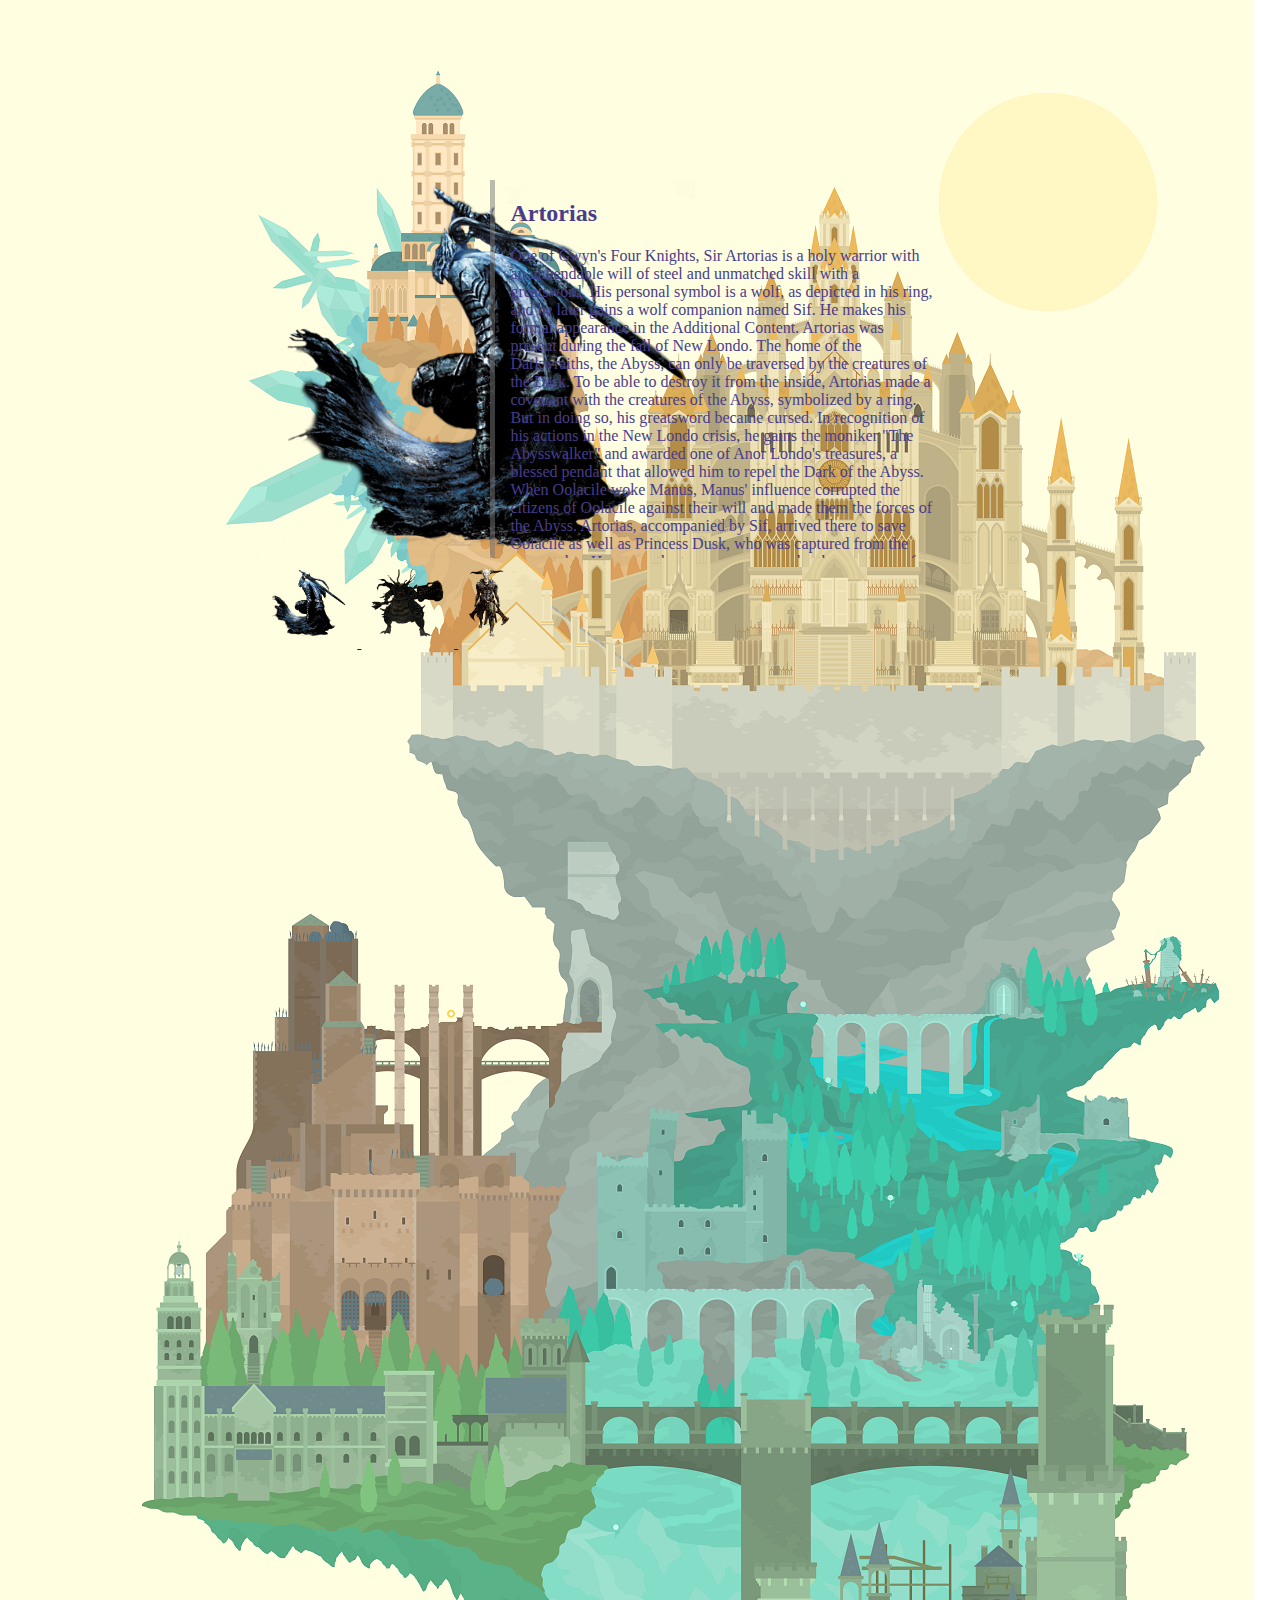
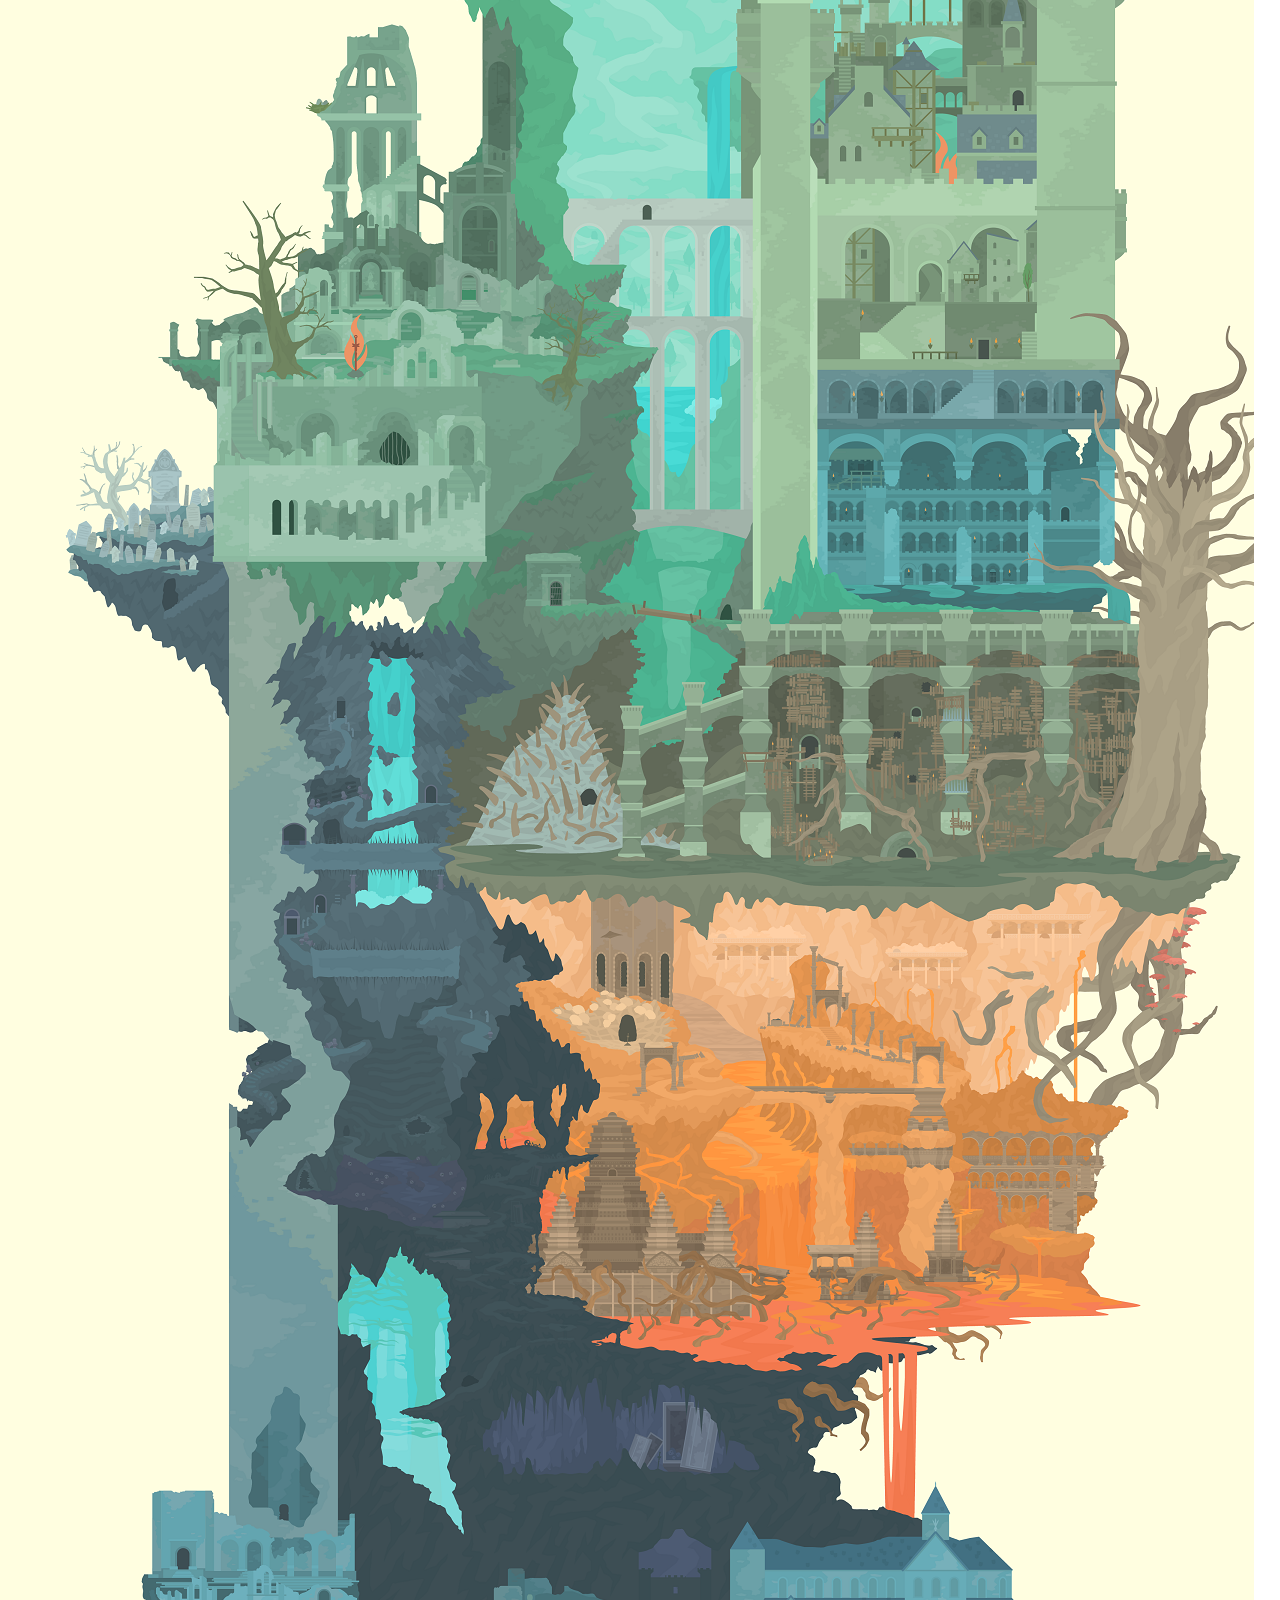
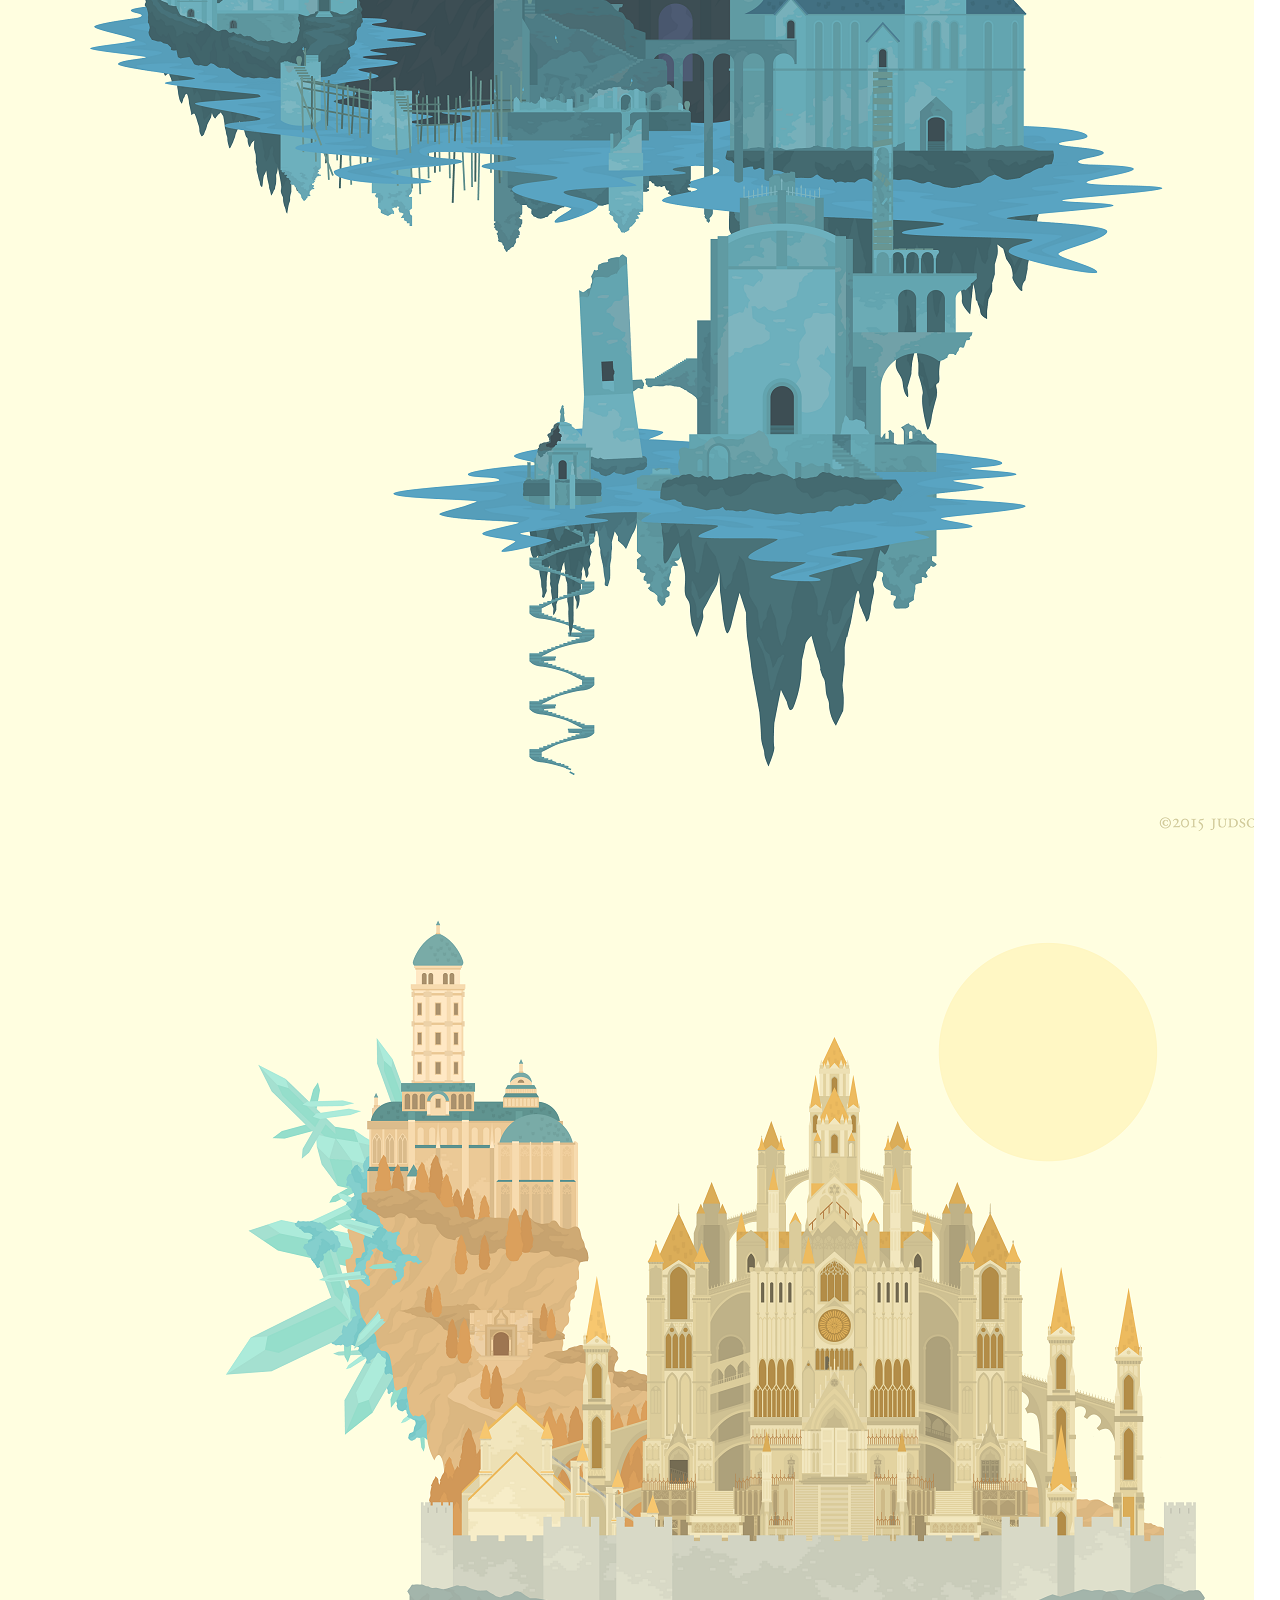
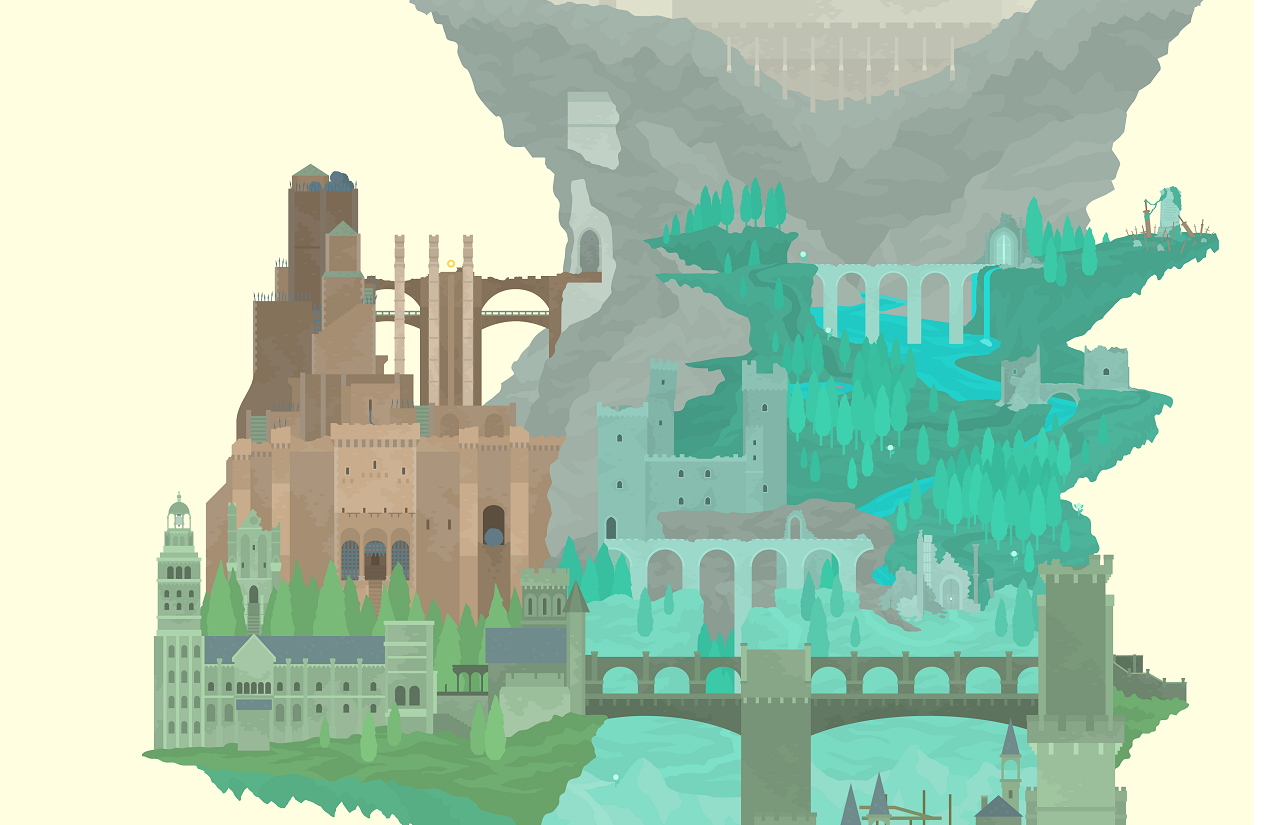
<file: index.html>
<!DOCTYPE html>

<html>
	<head>
		<title>Tutorial</title>
		<link href="style.css" rel="stylesheet" type="text/css" />
	</head>
	
	<body>
		<div id="background"></div>
		<div id="center">
			<div id="ctop">
				<div id="ctopleft">
					<img id="bigImg" src="img/Artorias.png" />
				</div>
			    <div id="ctopright">
					<h2 id="ctoptitle">Artorias</h2>
					<p id="ctoppara">One of Gwyn's Four Knights, Sir Artorias is a holy warrior with an unbendable will of steel and unmatched skill with a greatsword. His personal symbol is a wolf, as depicted in his ring, and he later gains a wolf companion named Sif. He makes his formal appearance in the Additional Content.

Artorias was present during the fall of New Londo. The home of the Darkwraiths, the Abyss, can only be traversed by the creatures of the Dark. To be able to destroy it from the inside, Artorias made a covenant with the creatures of the Abyss, symbolized by a ring. But in doing so, his greatsword became cursed. In recognition of his actions in the New Londo crisis, he gains the moniker "The Abysswalker" and awarded one of Anor Londo's treasures, a blessed pendant that allowed him to repel the Dark of the Abyss.

When Oolacile woke Manus, Manus' influence corrupted the citizens of Oolacile against their will and made them the forces of the Abyss. Artorias, accompanied by Sif, arrived there to save Oolacile as well as Princess Dusk, who was captured from the present day. However, the two were overrun by the creatures of the Abyss. Artorias sacrificed himself to protect Sif using his greatshield to raise a barrier around the wolf pup. Defeated by the Abyss, the knight became corrupted against his will. His already-cursed sword became corrupted by the Abyss as well. But even with one arm broken, Artorias is still a formidable swordsman (some of his technique is later used by Sif in Sif's boss fight), as you will find later when you fight him before entering Oolacile Township.

His grave, marked with his greatsword, is placed at the Oolacile Sanctuary area (later known as the Darkroot Garden) and is guarded by Sif, Alvina's clan of Forest Hunters, and possibly also Lord's Blade Ciaran.</p>
			    </div>
			</div>
			<div id="cbot">
				<a href="index.html">
					<img class="thumbs" src="img/Artorias.png" />
				</a>
				<a href="index2.html">
					<img class="thumbs" src="img/AsylumDemon.PNG" />
				</a>
				<a href="index3.html">
					<img class="thumbs" src="img/CapraDemon.PNG" />
				</a>
			</div>
		</div>
	</body>
</html>
</file>
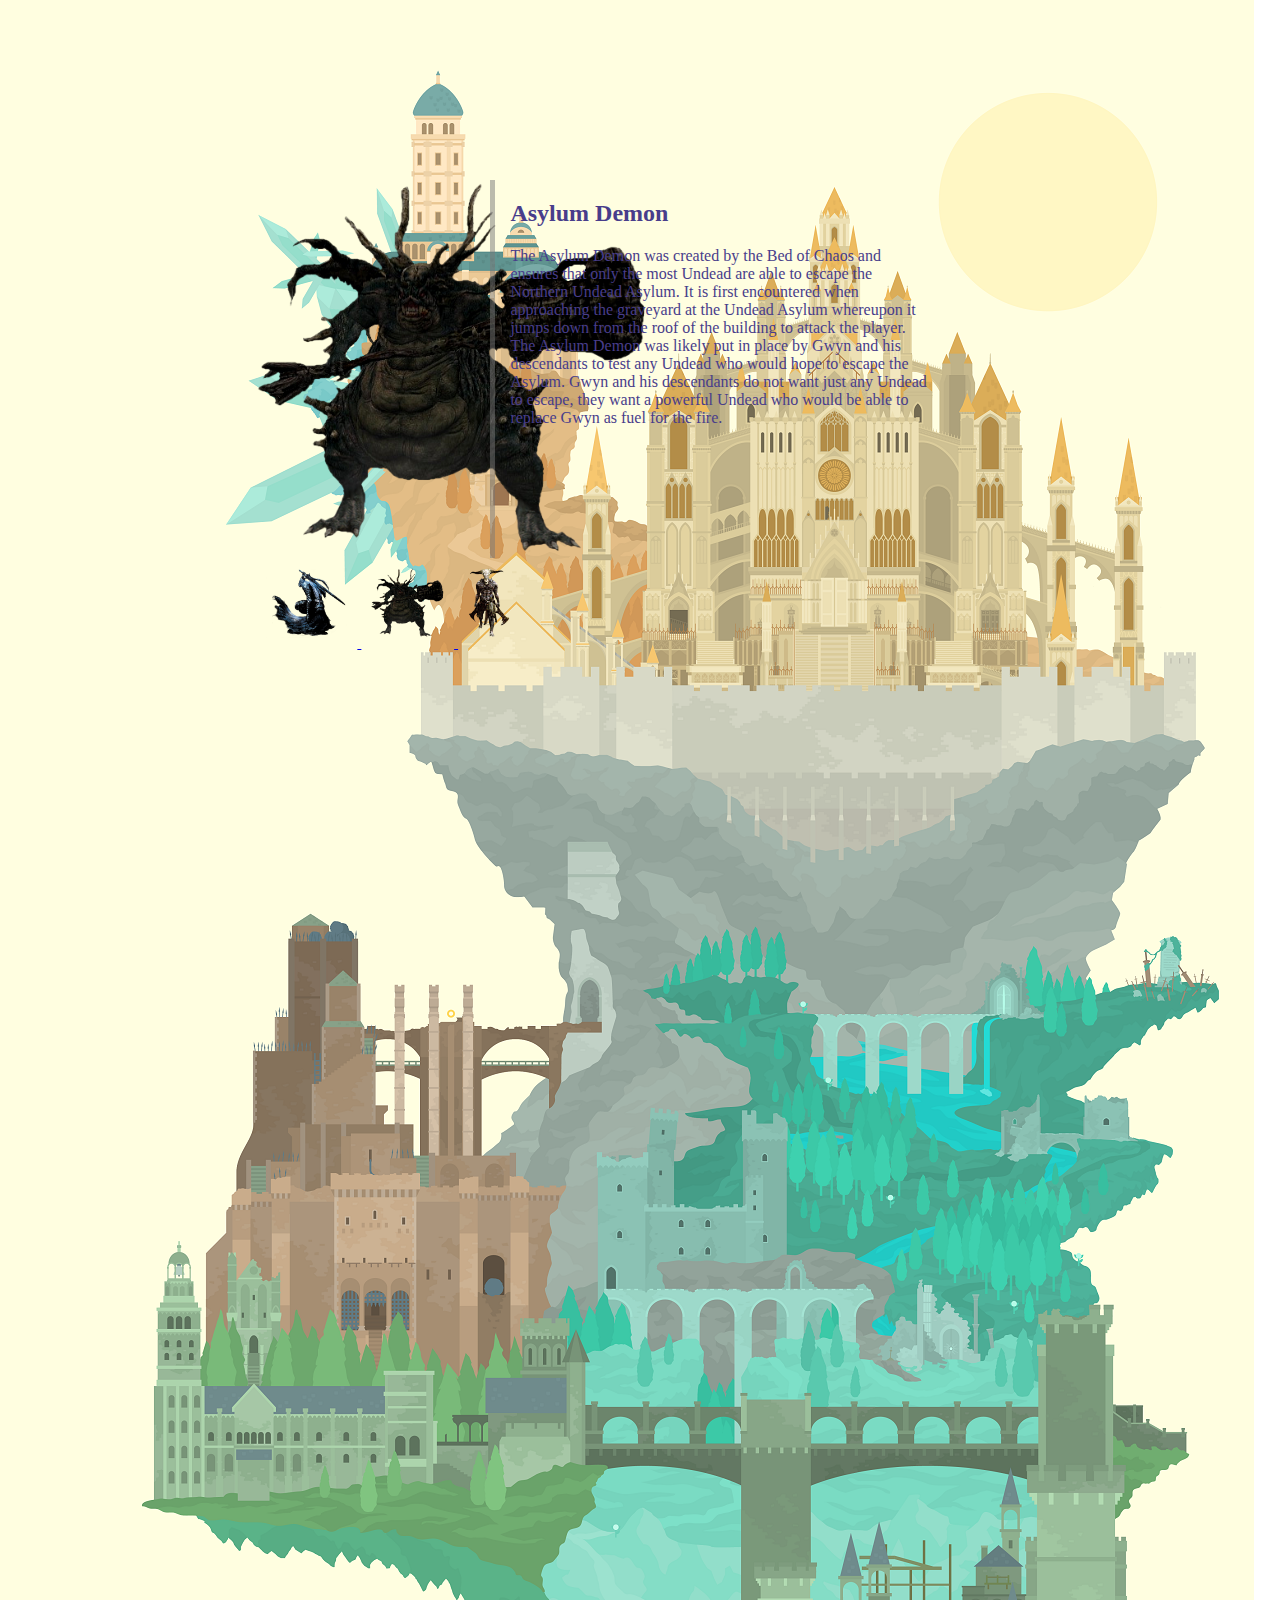
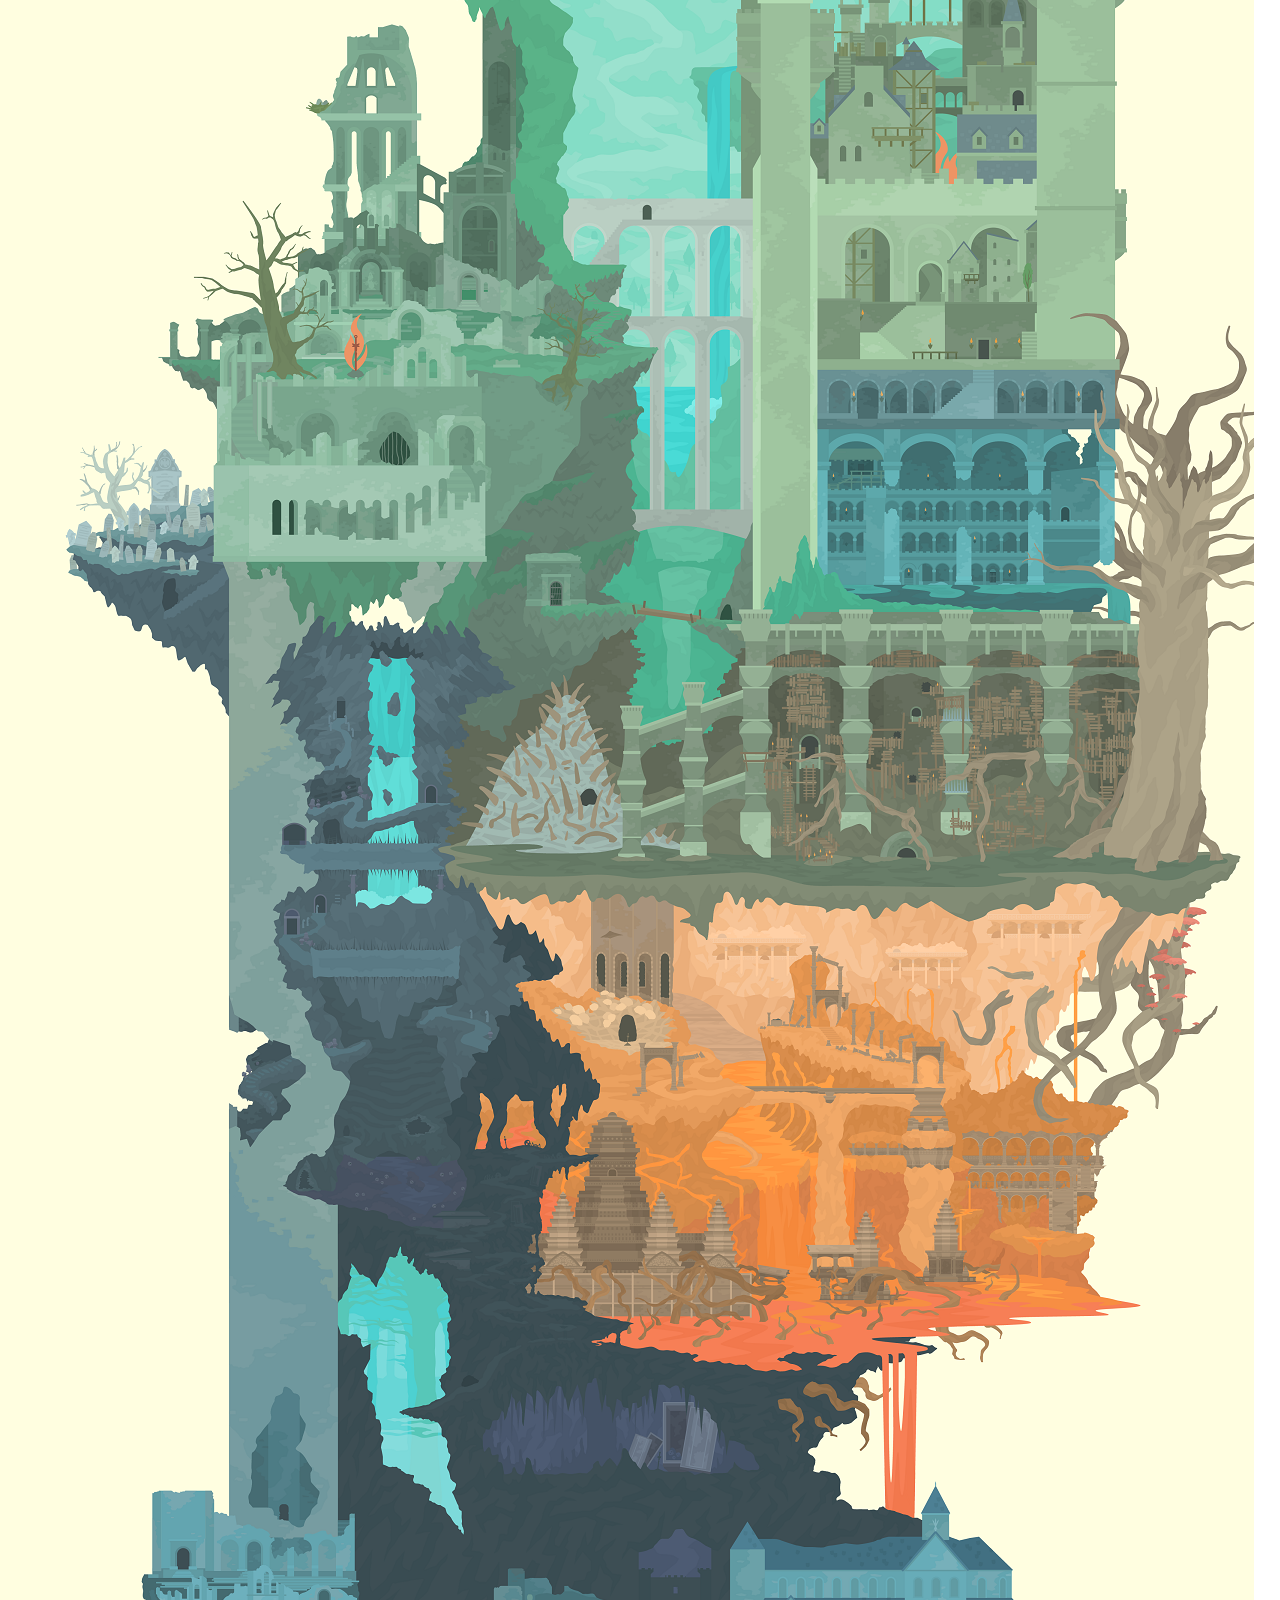
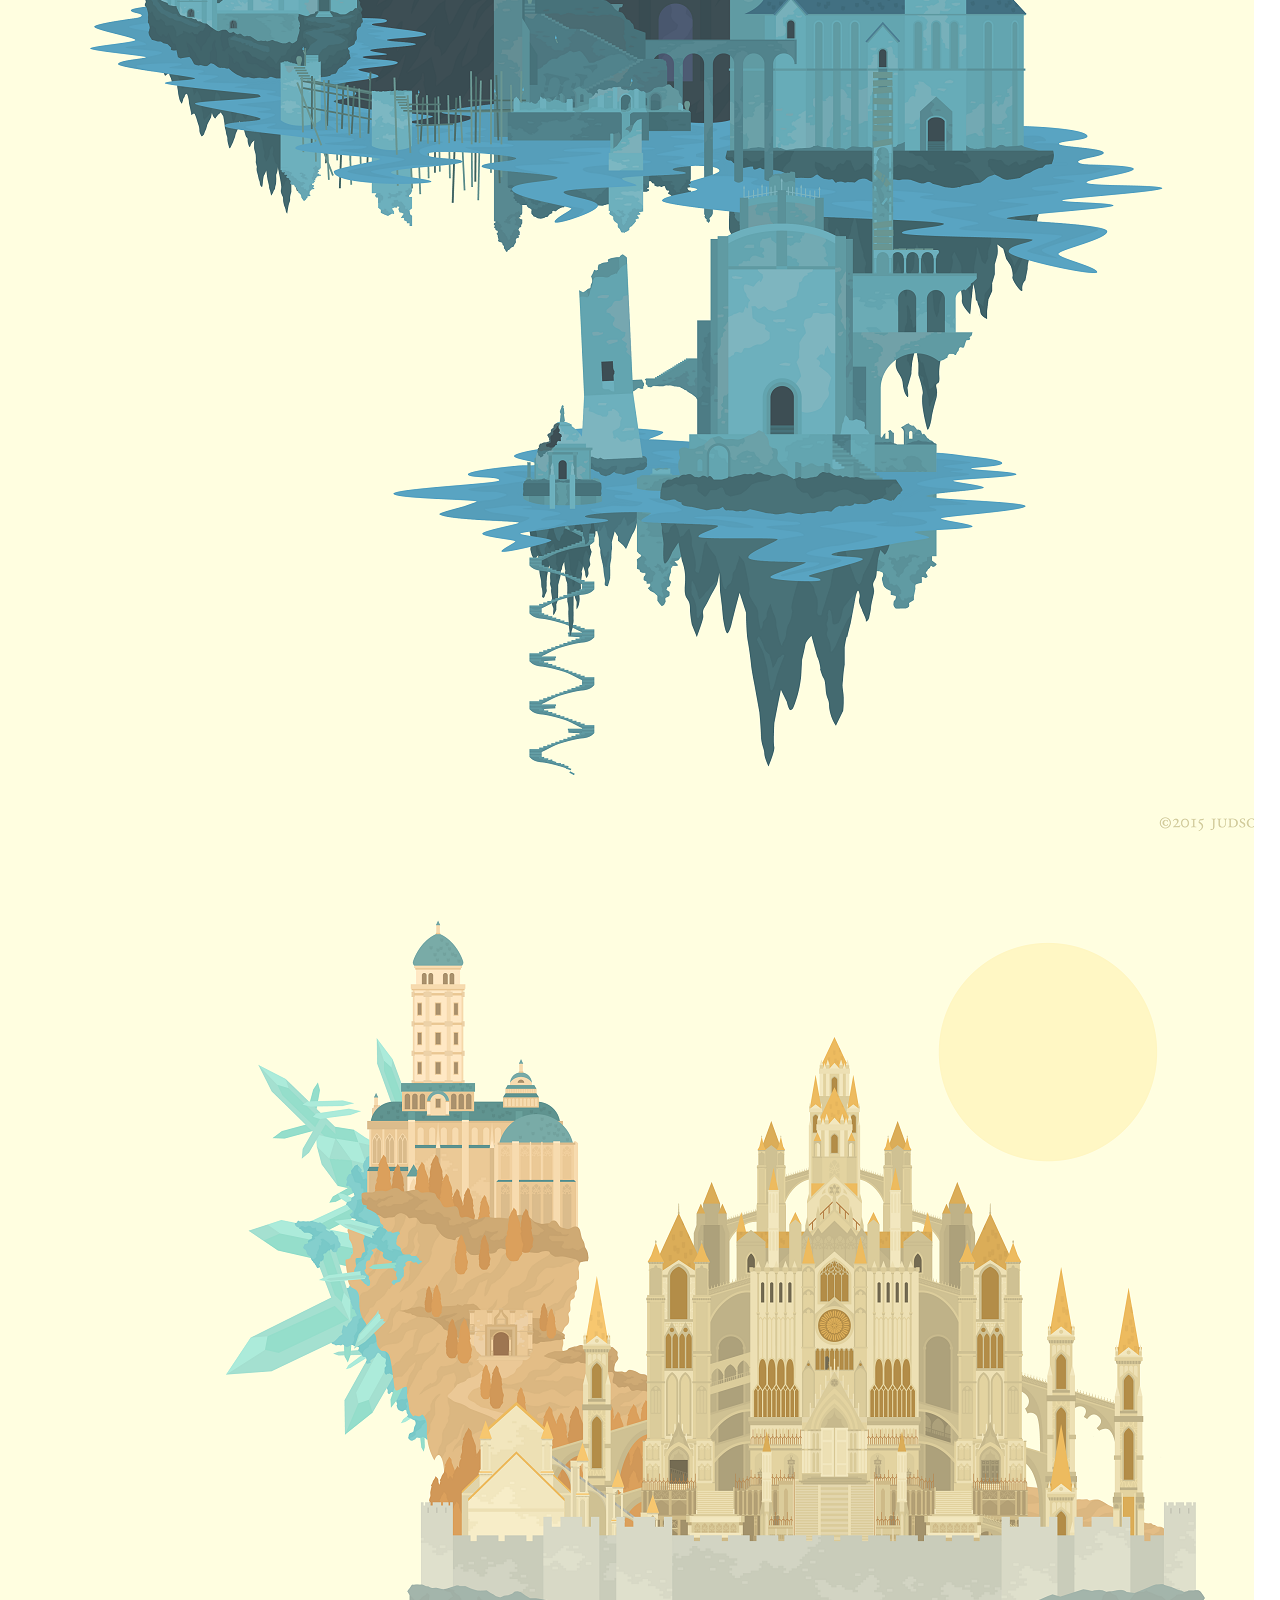
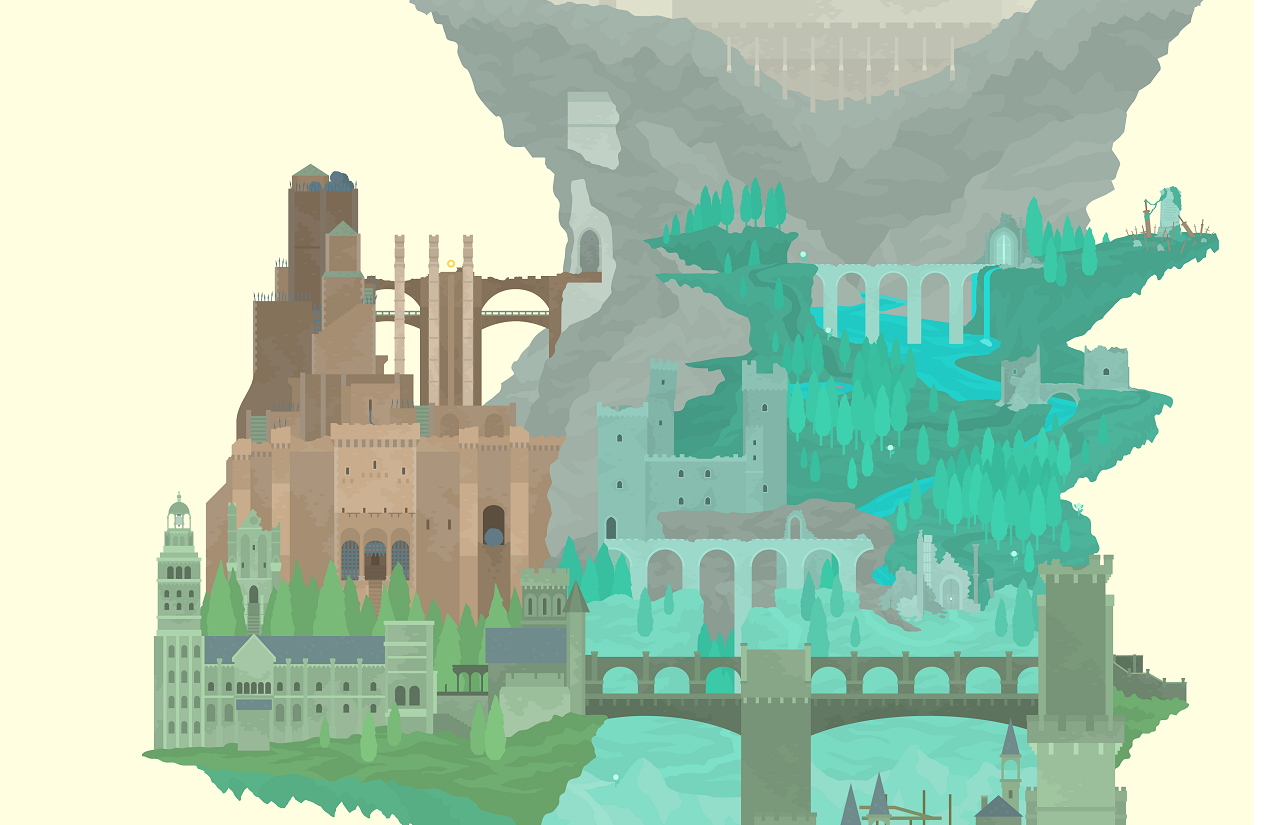
<file: index2.html>
<!DOCTYPE html>

<html>
	<head>
		<title>Tutorial</title>
		<link href="style.css" rel="stylesheet" type="text/css" />
	</head>
	
	<body>
		<div id="background"></div>
		<div id="center">
			<div id="ctop">
				<div id="ctopleft">
					<img id="bigImg" src="img/AsylumDemon.PNG" />
				</div>
			    <div id="ctopright">
					<h2 id="ctoptitle">Asylum Demon</h2>
					<p id="ctoppara">The Asylum Demon was created by the Bed of Chaos and ensures that only the most Undead are able to escape the Northern Undead Asylum. It is first encountered when approaching the graveyard at the Undead Asylum whereupon it jumps down from the roof of the building to attack the player.

The Asylum Demon was likely put in place by Gwyn and his descendants to test any Undead who would hope to escape the Asylum. Gwyn and his descendants do not want just any Undead to escape, they want a powerful Undead who would be able to replace Gwyn as fuel for the fire.</p>
			    </div>
			</div>
			<div id="cbot">
				<a href="index.html">
					<img class="thumbs" src="img/Artorias.png" />
				</a>
				<a href="index2.html">
					<img class="thumbs" src="img/AsylumDemon.PNG" />
				</a>
				<a href="index3.html">
					<img class="thumbs" src="img/CapraDemon.PNG" />
				</a>
			</div>
		</div>
	</body>
</html>
</file>
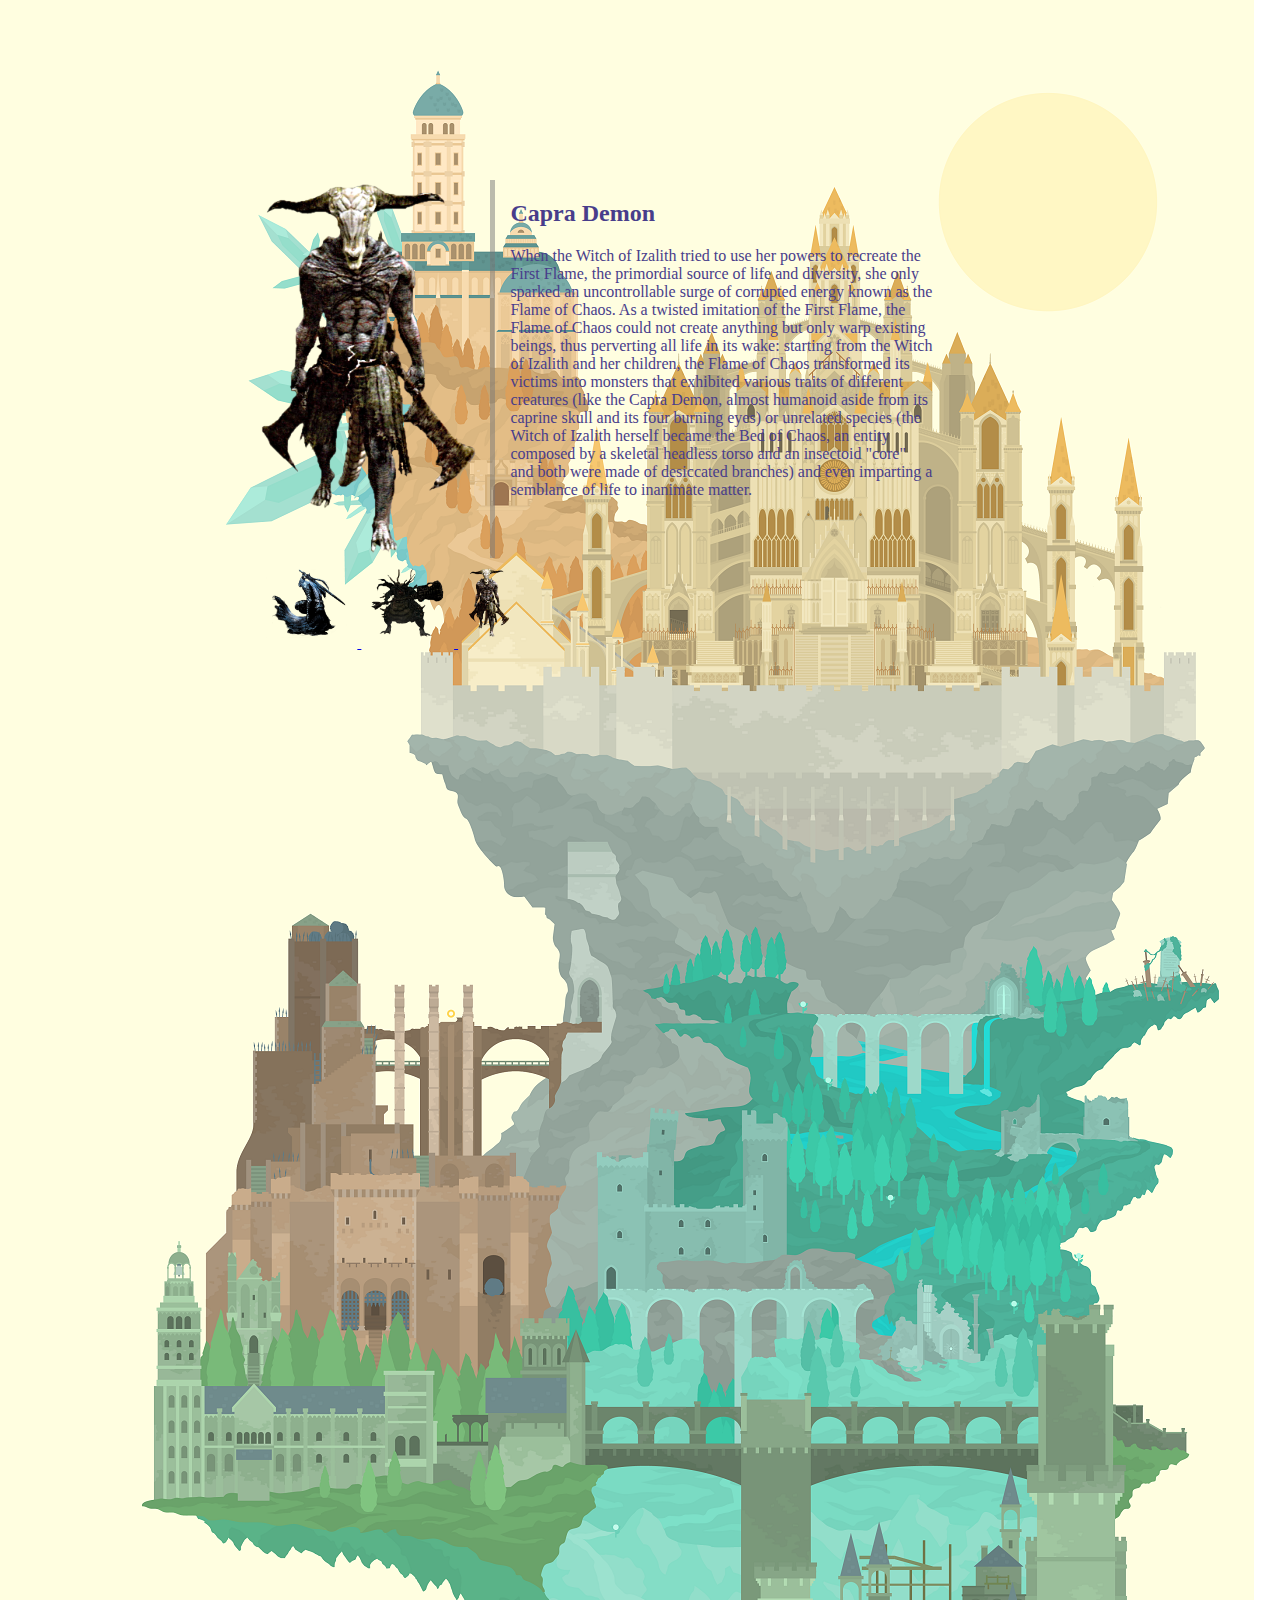
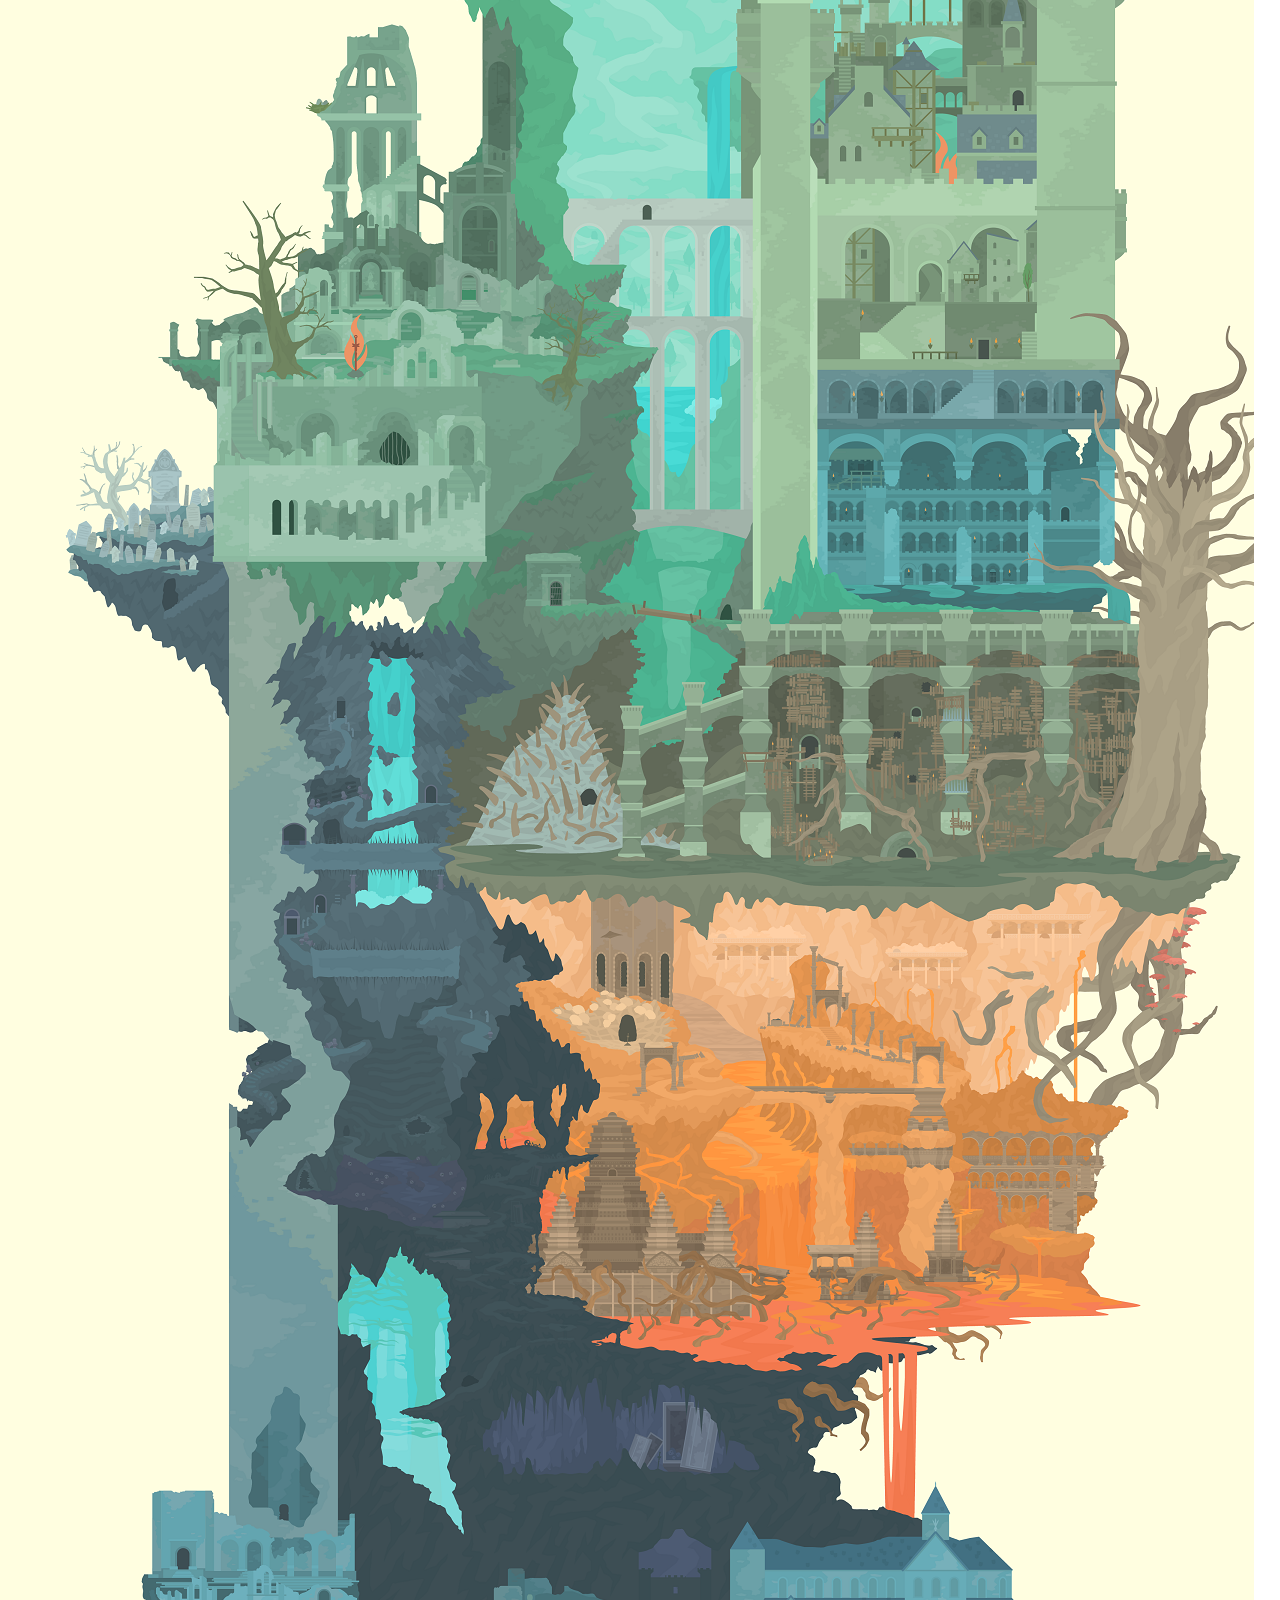
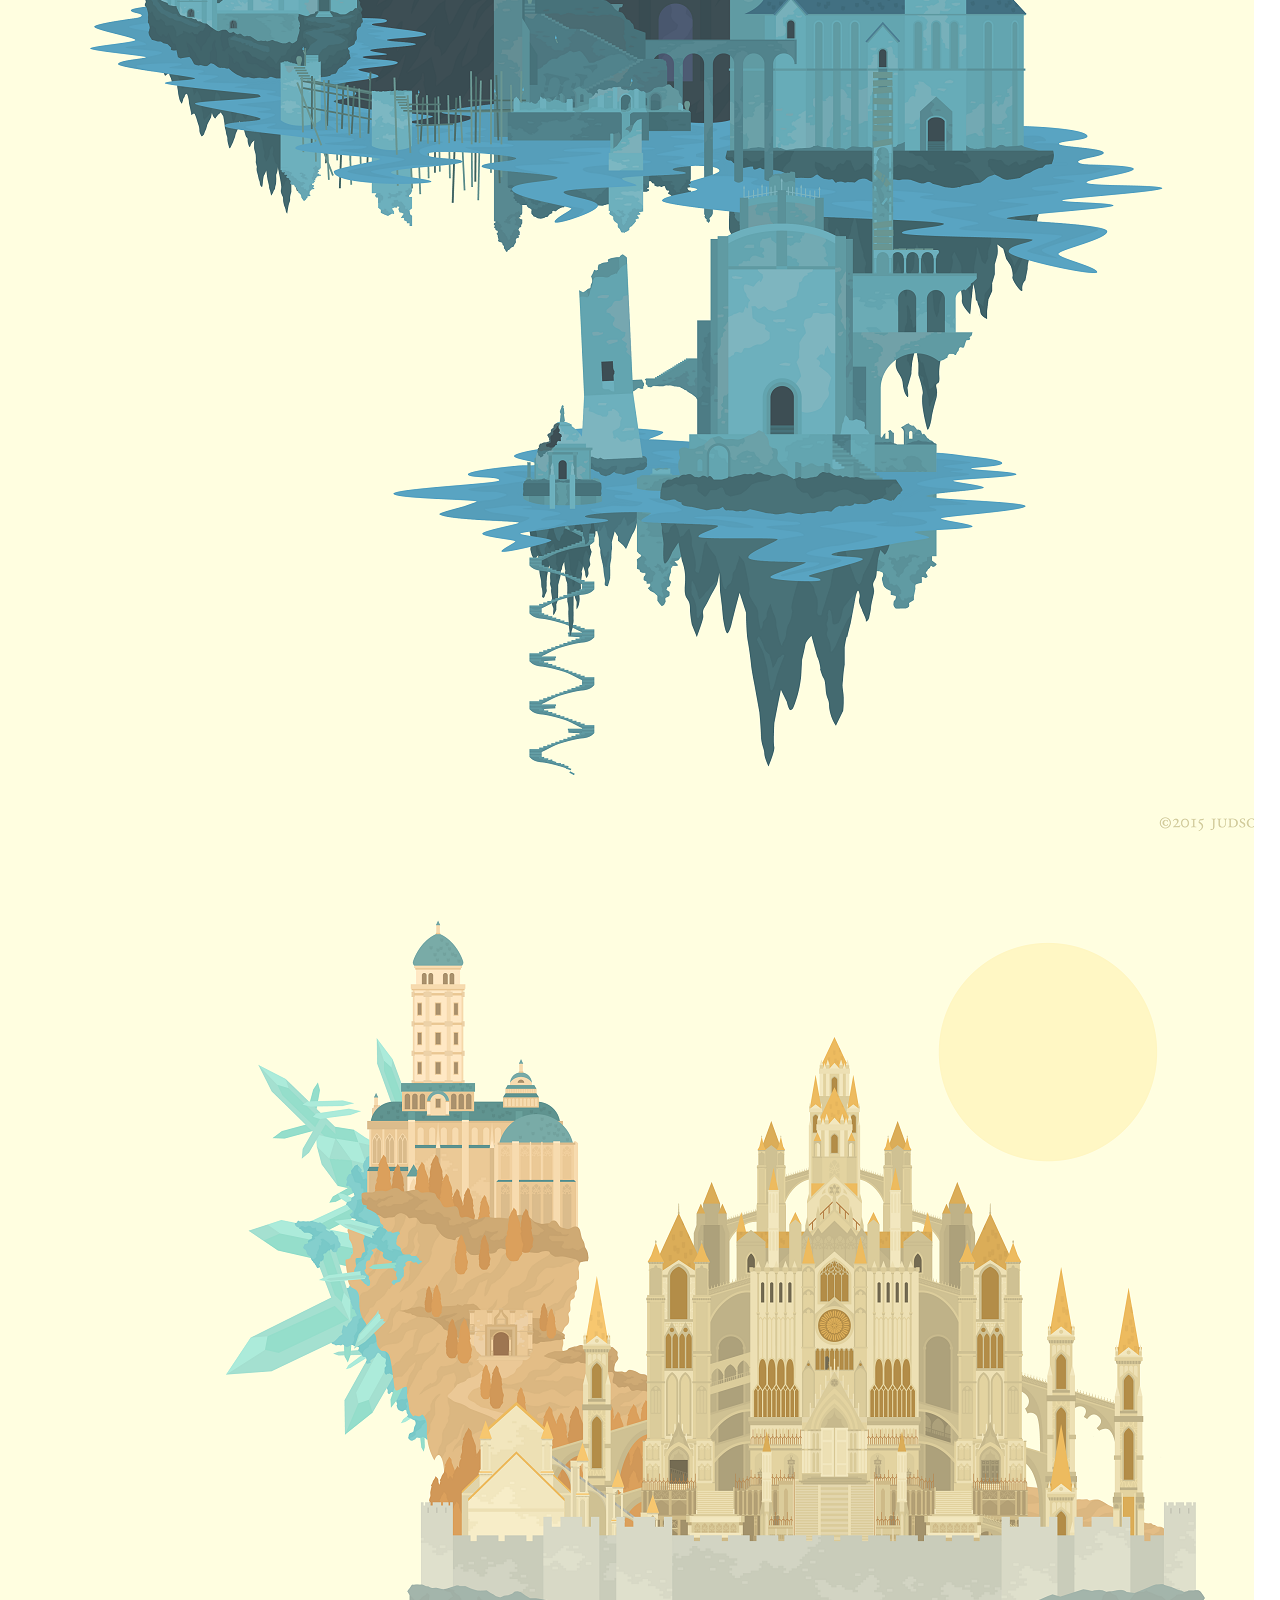
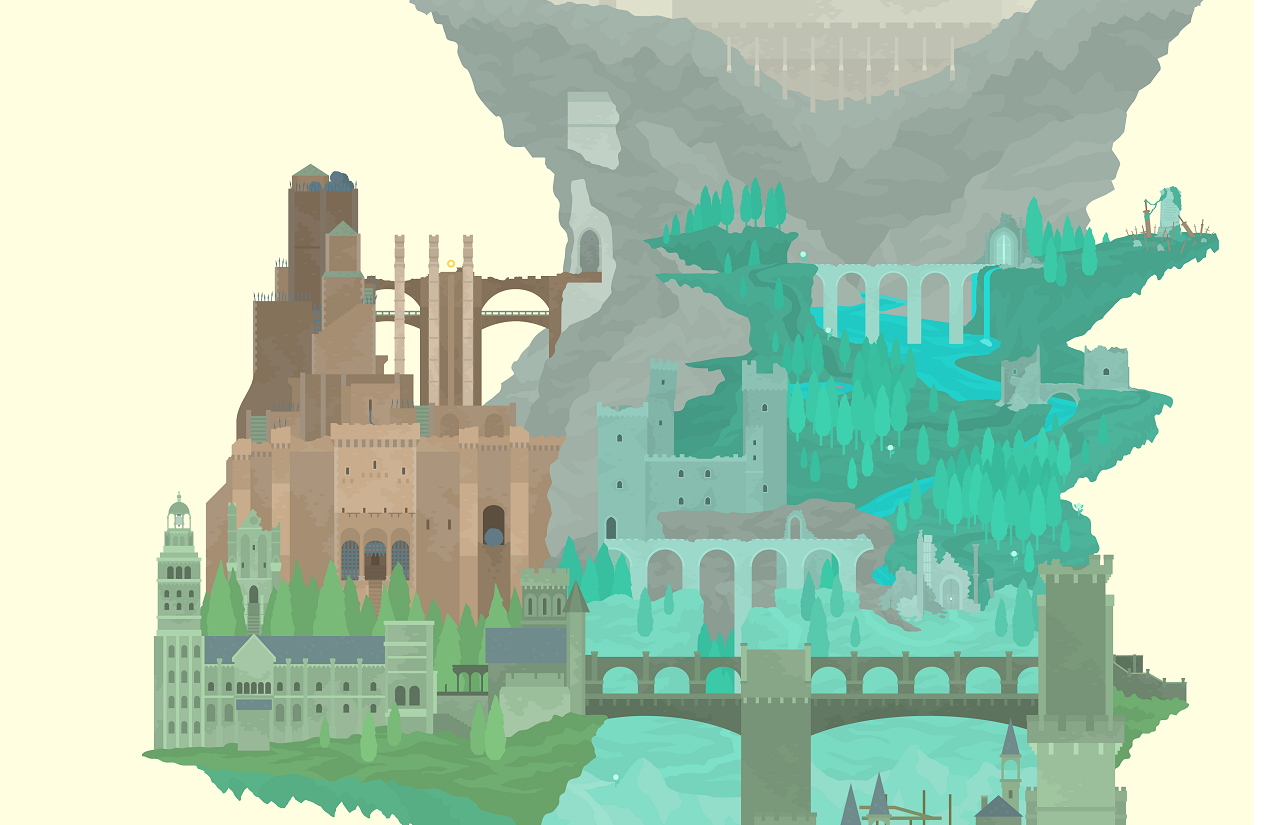
<file: index3.html>
<!DOCTYPE html>

<html>
	<head>
		<title>Tutorial</title>
		<link href="style.css" rel="stylesheet" type="text/css" />
	</head>
	
	<body>
		<div id="background"></div>
		<div id="center">
			<div id="ctop">
				<div id="ctopleft">
					<img id="bigImg" src="img/CapraDemon.PNG" />
				</div>
			    <div id="ctopright">
					<h2 id="ctoptitle">Capra Demon</h2>
					<p id="ctoppara">When the Witch of Izalith tried to use her powers to recreate the First Flame, the primordial source of life and diversity, she only sparked an uncontrollable surge of corrupted energy known as the Flame of Chaos. As a twisted imitation of the First Flame, the Flame of Chaos could not create anything but only warp existing beings, thus perverting all life in its wake: starting from the Witch of Izalith and her children, the Flame of Chaos transformed its victims into monsters that exhibited various traits of different creatures (like the Capra Demon, almost humanoid aside from its caprine skull and its four burning eyes) or unrelated species (the Witch of Izalith herself became the Bed of Chaos, an entity composed by a skeletal headless torso and an insectoid "core" and both were made of desiccated branches) and even imparting a semblance of life to inanimate matter.</p>
			    </div>
			</div>
			<div id="cbot">
				<a href="index.html">
					<img class="thumbs" src="img/Artorias.png" />
				</a>
				<a href="index2.html">
					<img class="thumbs" src="img/AsylumDemon.PNG" />
				</a>
				<a href="index.html">
					<img class="thumbs" src="img/CapraDemon.PNG" />
				</a>
			</div>
		</div>
	</body>
</file>
<file: style.css>
#center {
	width:60vw;
	height:60vh;
	position:absolute;
	left:0px;
	right:0px;
	top:0px;
	bottom:0px;
	margin:auto;
}

#ctop {
	height:70%;
	width:100%;	
}

#ctopleft {
	height:100%;
	width:30%;
	display:inline-block;
}

#ctopright {
	height:100%;
	width:55%;
	display:inline-block;
	overflow: auto;
	border-left:5px solid rgba(120, 120, 120, 0.5);
	padding-left: 15px;
}

#cbot {
	width:100%;
	height:30%;
}

#bigImg {
	height:100%;
	width:auto;    
}

.thumbs {
	height:70px;
	padding:10px;
	width:auto;
}

#background {
	width:98vw;
	height:625vh;
	position:absolute;
	left:0;
	top:0;
	background-image: url(img/LordranBG.png);
}

#ctoptitle, #ctoppara {
	color:darkslateblue;
}
</file>
